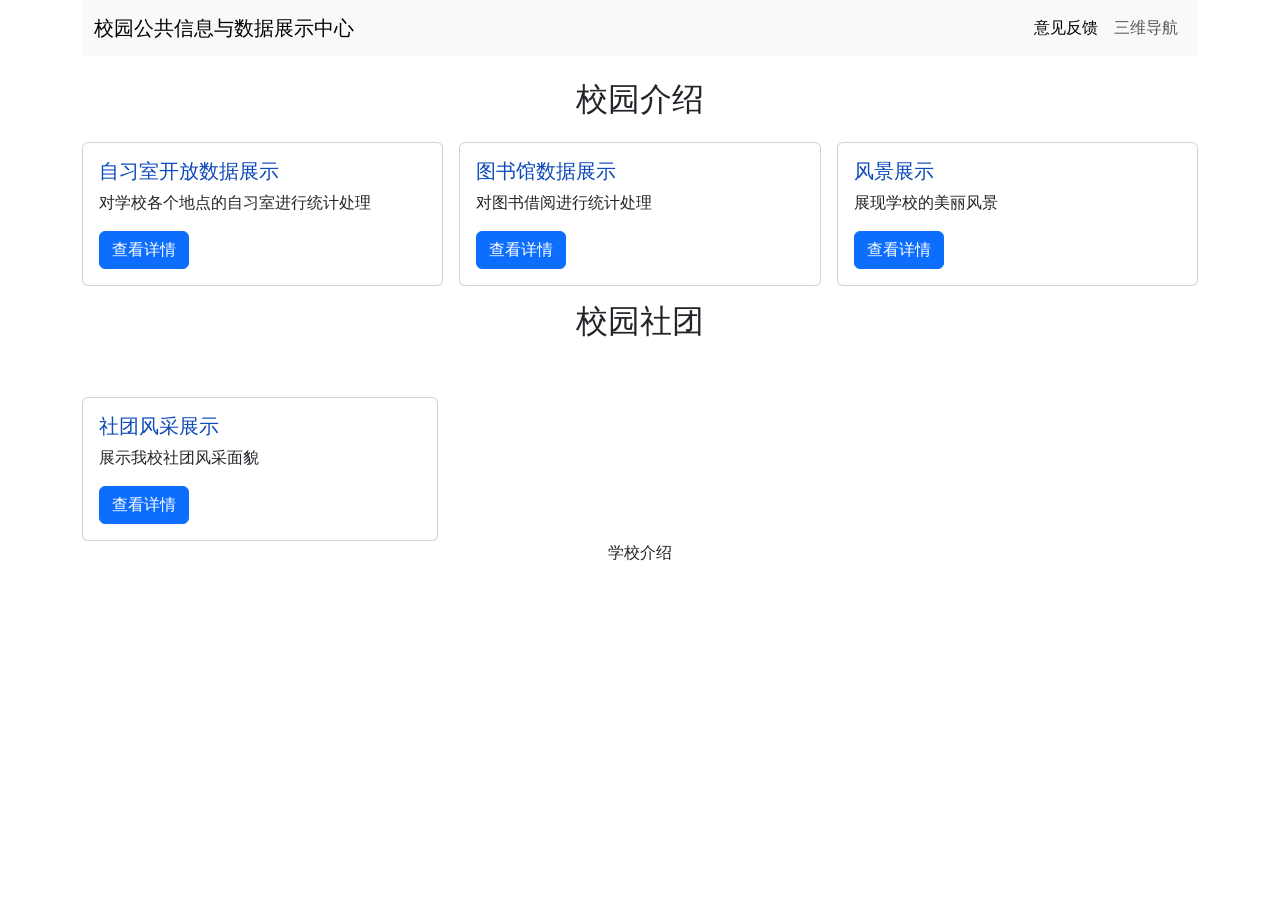
<file: index.html>
<!DOCTYPE html>
<html lang="zh-CN">
<head>
    <meta charset="UTF-8">
    <meta name="viewport" content="width=device-width,initial-scale=1.0">
    <title>校园公共信息与数据展示中心</title>
    <link href="libs/bootstrap.min.css" rel="stylesheet">
    <style>
    .my-card-title {
     color: #0c49ba;
    }   
    </style>
</head>
<body>
    <div id="net-tip" class="alert alert-danger d-none">网络已断开，部分功能不可用</div>
    <header>
    <div class="container">
    <nav class="navbar navbar-expand-md bg-body-tertiary mb-4">
      <div class="container">
        <a class="navbar-brand" href="#school">校园公共信息与数据展示中心</a>
        <div class="navbar-nav">
          <a class="nav-link active" href="sub.html">意见反馈</a>
          <a class="nav-link" href="campus.html">三维导航</a>
        </div>
      </div>
    </nav>
    <h2 class="text-center mb-4">校园介绍</h2>
    <div class="row g-3">
        <div class="col-md-6 col-lg-4">
            <div class="card">
                <div class="card-body">
                    <h5 class="card-title my-card-title">自习室开放数据展示</h5>
                    <p class="card-text">对学校各个地点的自习室进行统计处理</p>
                    <a href="room.html" class="btn btn-primary">查看详情</a>
                </div>
            </div>
        </div>
        <div class="col-md-6 col-lg-4">
            <div class="card">
                <div class="card-body">
                    <h5 class="card-title my-card-title">图书馆数据展示</h5>
                    <p class="card-text">对图书借阅进行统计处理</p>
                    <a href="books.html" class="btn btn-primary">查看详情</a>
                </div>
            </div>
        </div>
        <div class="col-md-6 col-lg-4">
            <div class="card">
                <div class="card-body">
                    <h5 class="card-title my-card-title">风景展示</h5>
                    <p class="card-text">展现学校的美丽风景</p>
                    <a href="view.html" class="btn btn-primary">查看详情</a>
                </div>
            </div>
        </div>
        <h2 class="text-center mb-4">校园社团</h2>
        <div class="row g-3">
        <div class="col-md-6 col-lg-4">
            <div class="card">
                <div class="card-body">
                    <h5 class="card-title my-card-title">社团风采展示</h5>
                    <p class="card-text">展示我校社团风采面貌</p>
                    <a href="bootstrap2.html" class="btn btn-primary">查看详情</a>
                </div>
            </div>
        </div>
    </div>
</div>
 <footer class="text-center">
    <p class="mb-1">学校介绍</p></footer>
<script>
  var tip = document.getElementById('net-tip');
  window.addEventListener('offline', function () { 
    tip.classList.remove('d-none');
    });
  window.addEventListener('online', function () { 
    tip.classList.add('d-none'); 
    });
</script>
</body>
</html>
</file>
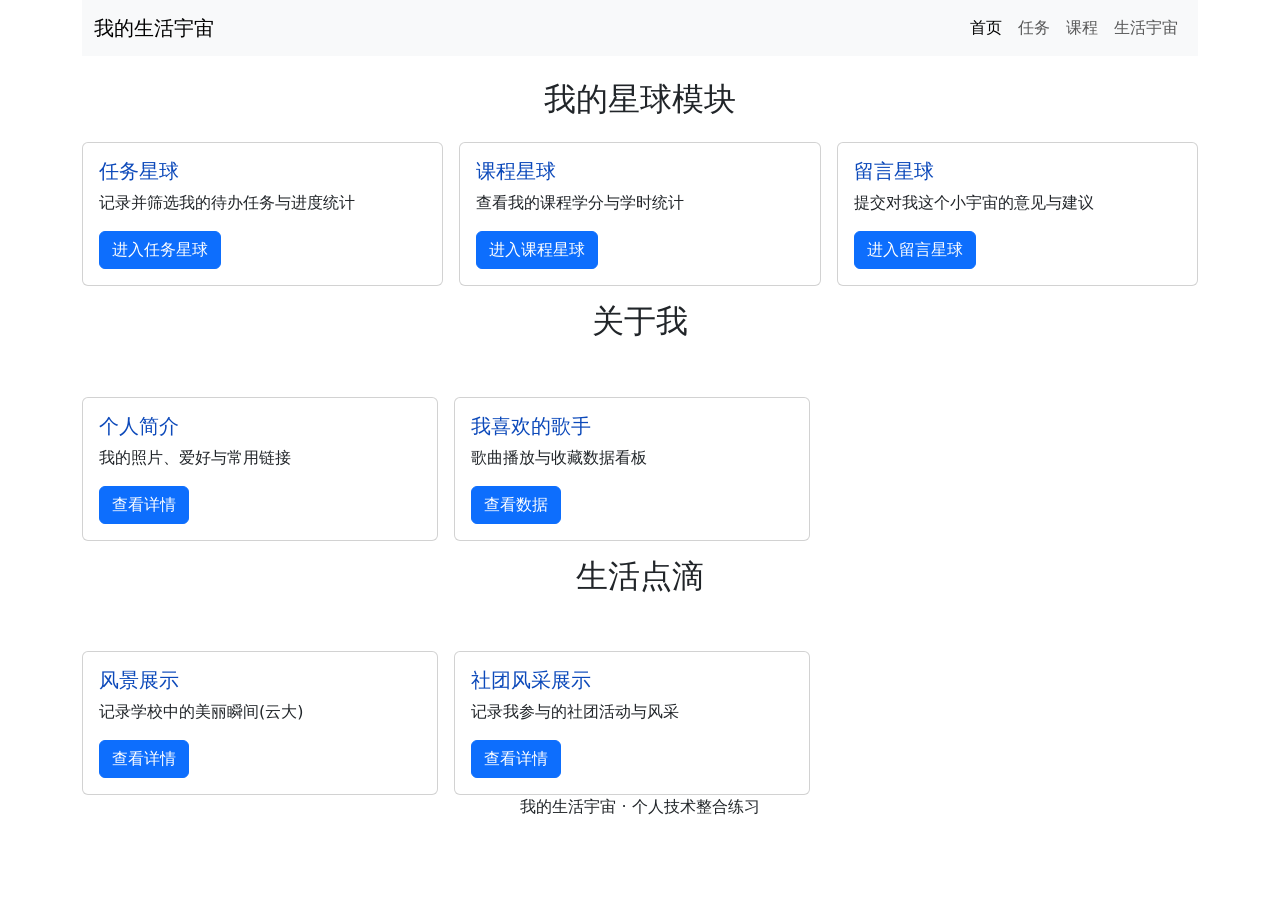
<file: 自主实践/index.html>
<!DOCTYPE html>
<html lang="zh-CN">
<head>
    <meta charset="UTF-8">
    <meta name="viewport" content="width=device-width,initial-scale=1.0">
    <title>我的生活宇宙</title> 
    <link href="libs/bootstrap.min.css" rel="stylesheet">
    <style>
    .my-card-title {
     color: #0c49ba;
    }   
    </style>
</head>
<body>
    <div id="net-tip" class="alert alert-danger d-none">网络已断开，部分功能不可用</div> 
    <header>
    <div class="container">

    <nav class="navbar navbar-expand-md bg-body-tertiary mb-4">
      <div class="container">
        <a class="navbar-brand" href="index.html">我的生活宇宙</a>
        <button class="navbar-toggler" type="button" data-bs-toggle="collapse" data-bs-target="#mainNav">
          <span class="navbar-toggler-icon"></span>
        </button>
        <div class="collapse navbar-collapse" id="mainNav">
          <div class="navbar-nav ms-auto">
            <a class="nav-link active" href="index.html">首页</a>
            <a class="nav-link" href="tasks.html">任务</a>
            <a class="nav-link" href="courses.html">课程</a>
            <a class="nav-link" href="sun.html">生活宇宙</a>
          </div>
        </div>
      </div>
    </nav>
    <h2 class="text-center mb-4">我的星球模块</h2>
    <div class="row g-3">
        <div class="col-md-6 col-lg-4">
            <div class="card">
                <div class="card-body">
                    <h5 class="card-title my-card-title">任务星球</h5>
                    <p class="card-text">记录并筛选我的待办任务与进度统计</p>
                    <a href="tasks.html" class="btn btn-primary">进入任务星球</a>
                </div>
            </div>
        </div>
        <div class="col-md-6 col-lg-4">
            <div class="card">
                <div class="card-body">
                    <h5 class="card-title my-card-title">课程星球</h5>
                    <p class="card-text">查看我的课程学分与学时统计</p>
                    <a href="courses.html" class="btn btn-primary">进入课程星球</a>
                </div>
            </div>
        </div>

        <div class="col-md-6 col-lg-4">
            <div class="card">
                <div class="card-body">
                    <h5 class="card-title my-card-title">留言星球</h5>
                    <p class="card-text">提交对我这个小宇宙的意见与建议</p>
                    <a href="sub.html" class="btn btn-primary">进入留言星球</a>
                </div>
            </div>
        </div>
        <h2 class="text-center mb-4">关于我</h2>
        <div class="row g-3">
            <div class="col-md-6 col-lg-4">
                <div class="card">
                    <div class="card-body">
                        <h5 class="card-title my-card-title">个人简介</h5>
                        <p class="card-text">我的照片、爱好与常用链接</p>
                        <a href="about.html" class="btn btn-primary">查看详情</a>
                    </div>
                </div>
            </div>
            <div class="col-md-6 col-lg-4">
                <div class="card">
                    <div class="card-body">
                        <h5 class="card-title my-card-title">我喜欢的歌手</h5>
                        <p class="card-text">歌曲播放与收藏数据看板</p>
                        <a href="singer.html" class="btn btn-primary">查看数据</a>
                    </div>
                </div>
            </div>
        </div>

        <h2 class="text-center mb-4">生活点滴</h2>
        <div class="row g-3">
        <div class="col-md-6 col-lg-4">
            <div class="card">
                <div class="card-body">
                    <h5 class="card-title my-card-title">风景展示</h5>
                    <p class="card-text">记录学校中的美丽瞬间(云大)</p>
                    <a href="view.html" class="btn btn-primary">查看详情</a>
                </div>
            </div>
        </div>
        <div class="col-md-6 col-lg-4">
            <div class="card">
                <div class="card-body">
                    <h5 class="card-title my-card-title">社团风采展示</h5>
                    <p class="card-text">记录我参与的社团活动与风采</p>
                    <a href="bootstrap2.html" class="btn btn-primary">查看详情</a>
                </div>
            </div>
        </div>
    </div>
</div>
 <footer class="text-center">
    <p class="mb-1">我的生活宇宙 · 个人技术整合练习</p></footer> 


<script src="libs/bootstrap.bundle.min.js"></script>

<script>
  var tip = document.getElementById('net-tip');
  window.addEventListener('offline', function () { 
    tip.classList.remove('d-none');
    });
  window.addEventListener('online', function () { 
    tip.classList.add('d-none'); 
    });
</script>
</body>
</html>
</file>
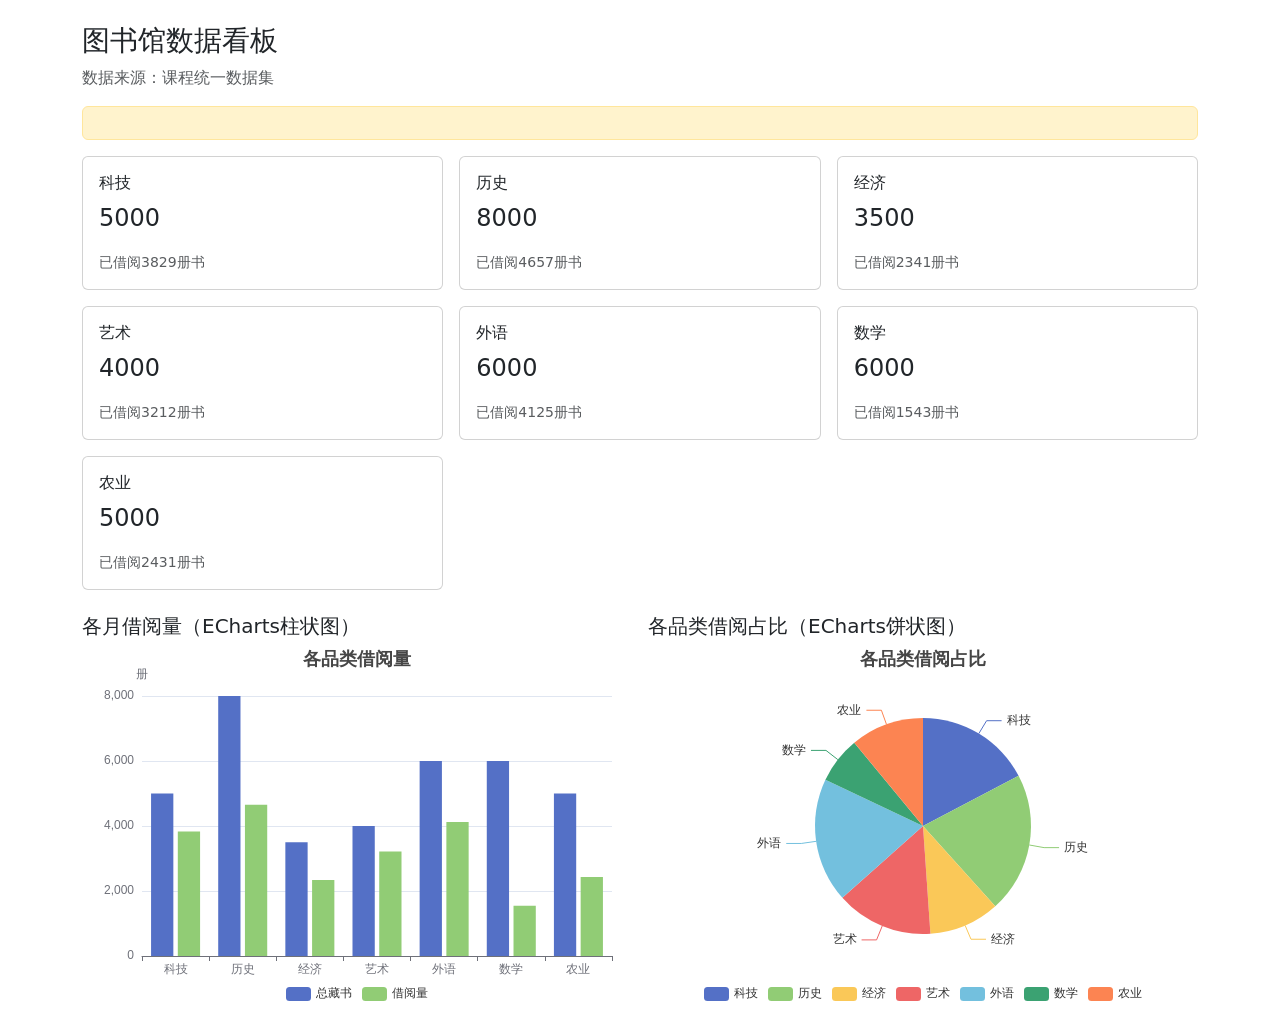
<file: books.html>
<!DOCTYPE html>
<html lang="zh-CN">
<head>
  <meta charset="UTF-8">
  <meta name="viewport" content="width=device-width, initial-scale=1.0">
  <title>图书馆数据看板</title>
  <link href="libs/bootstrap.min.css" rel="stylesheet">
  <style>
    .chart-box { height: 360px; }
  </style>
</head>
<body class="container py-4">
  <header>
    <h1 class="h3">图书馆数据看板</h1>
    <p class="text-muted" id="sub-title">数据来源：课程统一数据集</p>
  </header>

  <p id="status" class="alert alert-warning"></p>

  <section class="row g-3 mb-4" id="cards"></section>

  <section class="row g-3">
    <div class="col-lg-6">
      <h2 class="h5">各月借阅量（ECharts柱状图）</h2>
      <div id="bar-chart" class="chart-box"></div>
    </div>
    <div class="col-lg-6">
      <h2 class="h5">各品类借阅占比（ECharts饼状图）</h2>    
      <div id="pie-chart" class="chart-box"></div>         
    </div>
  </section>

  <script src="libs/jquery-3.7.1.min.js"></script>
  <script src="libs/bootstrap.bundle.min.js"></script>
  <script src="libs/echarts.min.js"></script>
  <script src="libs/chart.umd.js"></script>
  <script src="books.js"></script>
</body>
</html>
</file>
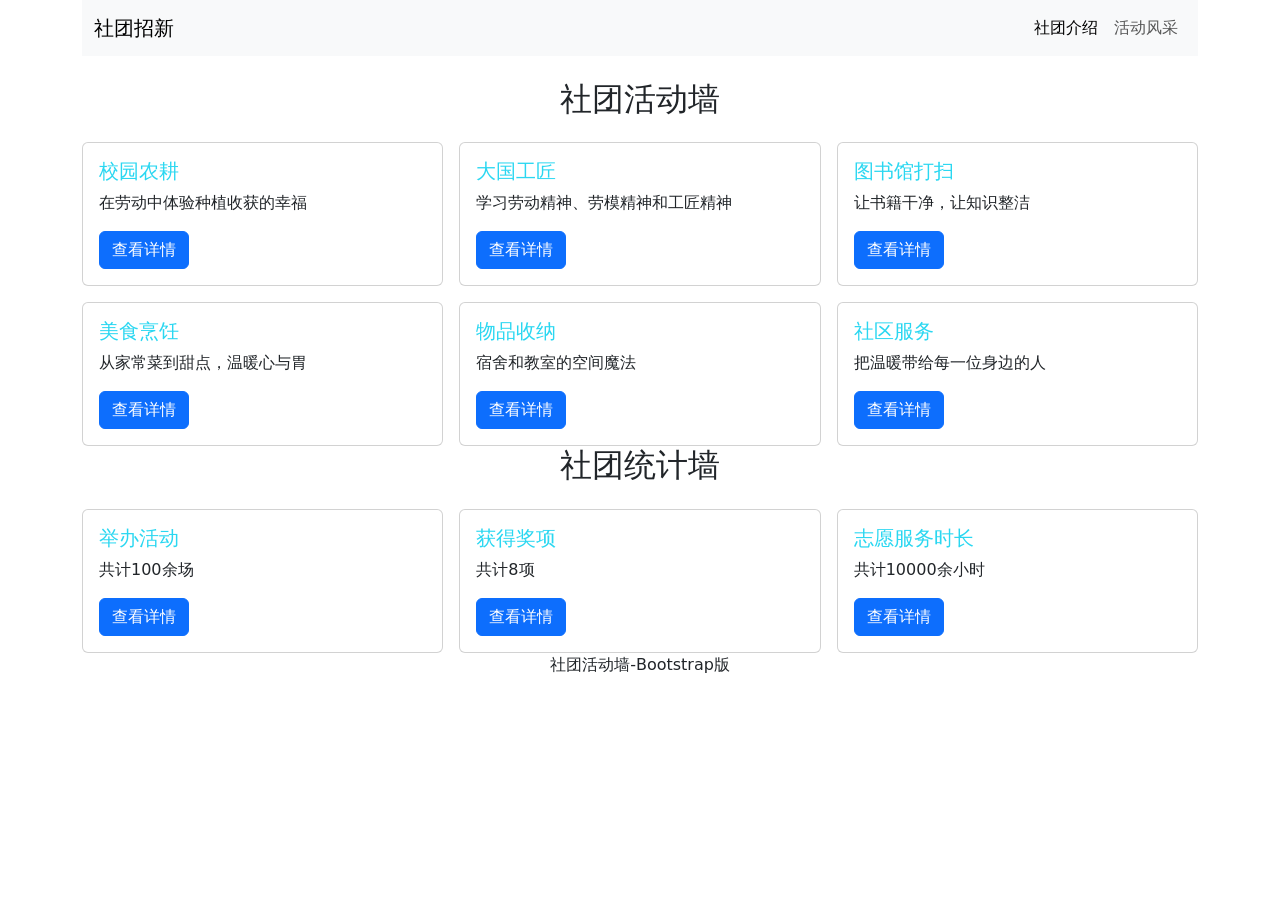
<file: bootstrap2.html>
<!DOCTYPE html>
<html lang="zh-CN">
<head>
  <meta charset="UTF-8">
  <meta name="viewport" content="width=device-width, initial-scale=1.0">
  <title>课程展示</title>
  <link href="https://cdn.jsdelivr.net/npm/bootstrap@5.3.3/dist/css/bootstrap.min.css" rel="stylesheet">
   <style>
     .my-card-title {
    color: #2ad7f1;
  }
</style>
</head>
<body>
  <div class="container">
    <nav class="navbar navbar-expand-md bg-body-tertiary mb-4">
      <div class="container">
        <a class="navbar-brand" href="#">社团招新</a>
        <div class="navbar-nav">
          <a class="nav-link active" href="#">社团介绍</a>
          <a class="nav-link" href="#">活动风采</a>
        </div>
      </div>
    </nav>
    <h2 class="text-center mb-4">社团活动墙</h2>
    <div class="row g-3">
      <div class="col-md-6 col-lg-4">
        <div class="card">
          <div class="card-body">
            <h5 class="card-title my-card-title">校园农耕</h5>
            <p class="card-text">在劳动中体验种植收获的幸福</p>
            <a href="#" class="btn btn-primary">查看详情</a>
          </div>
        </div>
      </div>
      <div class="col-md-6 col-lg-4">
        <div class="card">
          <div class="card-body">
            <h5 class="card-title my-card-title">大国工匠</h5>
            <p class="card-text">学习劳动精神、劳模精神和工匠精神</p>
            <a href="#" class="btn btn-primary">查看详情</a>
          </div>
        </div>
      </div>
      <div class="col-md-6 col-lg-4">
        <div class="card">
          <div class="card-body">
            <h5 class="card-title my-card-title">图书馆打扫</h5>
            <p class="card-text">让书籍干净，让知识整洁</p>
            <a href="#" class="btn btn-primary">查看详情</a>
          </div>
        </div>
      </div>
      <div class="col-md-6 col-lg-4">
        <div class="card">
          <div class="card-body">
            <h5 class="card-title my-card-title">美食烹饪</h5>
            <p class="card-text">从家常菜到甜点，温暖心与胃</p>
            <a href="#" class="btn btn-primary">查看详情</a>
          </div>
        </div>
      </div>
      <div class="col-md-6 col-lg-4">
        <div class="card">
          <div class="card-body">
            <h5 class="card-title my-card-title">物品收纳</h5>
            <p class="card-text">宿舍和教室的空间魔法</p>
            <a href="#" class="btn btn-primary">查看详情</a>
          </div>
        </div>
      </div>
       <div class="col-md-6 col-lg-4">
        <div class="card">
          <div class="card-body">
            <h5 class="card-title my-card-title">社区服务</h5>
            <p class="card-text">把温暖带给每一位身边的人</p>
            <a href="#" class="btn btn-primary">查看详情</a>
          </div>
        </div>
      </div>
    </div>
    <h2 class="text-center mb-4">社团统计墙</h2>
     <div class="row g-3">
       <div class="ccol-md-6 col-lg-4">
        <div class="card">
          <div class="card-body">
            <h5 class="card-title my-card-title">举办活动</h5>
            <p class="card-text">共计100余场</p>
            <a href="#" class="btn btn-primary">查看详情</a>
          </div>
        </div>
        </div>
         <div class="col-md-6 col-lg-4">
        <div class="card">
          <div class="card-body">
            <h5 class="card-title my-card-title">获得奖项</h5>
            <p class="card-text">共计8项</p>
            <a href="#" class="btn btn-primary">查看详情</a>
          </div>
        </div>
        </div>
         <div class="col-md-6 col-lg-4">
        <div class="card">
          <div class="card-body">
            <h5 class="card-title my-card-title">志愿服务时长</h5>
            <p class="card-text">共计10000余小时</p>
            <a href="#" class="btn btn-primary">查看详情</a>
          </div>
        </div>
        </div>
     </div>
  </div>
       
   <footer class="text-center">
    <p class="mb-1">社团活动墙-Bootstrap版</p></footer>
</body>
</html>
</file>
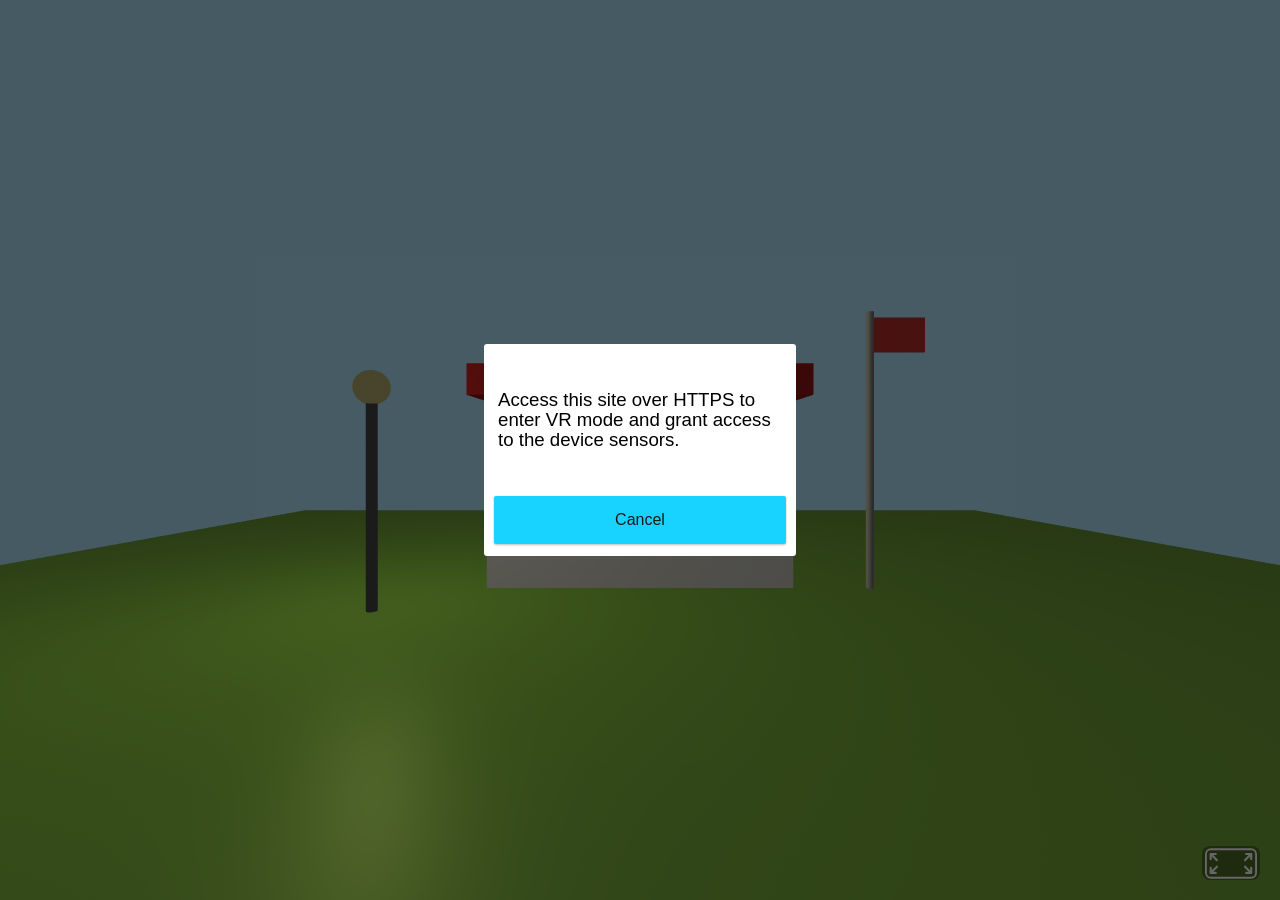
<file: campus.html>
<!DOCTYPE html>
<html lang="zh-CN">
<head>
  <meta charset="UTF-8">
  <title>校园角标</title>
  <script src="libs/aframe.min.js"></script>
</head>
<body>
  <a-scene>
    <!-- 环境 -->
    <a-sky color="#aee3f7"></a-sky>
    <a-plane
      position="0 0 -4" rotation="-90 0 0"
      width="20" height="20" color="#7cb342">
    </a-plane>

    <!-- 主体：教学楼（方盒+屋顶） -->
    <a-box position="0 1.2 -6" width="4" height="2.4" depth="2" color="#efeeee"></a-box>
    <a-box position="0 2.7 -6" width="4.4" height="0.4" depth="2.4" color="#b71c1c"></a-box>

    <!-- 旗杆与旗帜（旗帜带飘扬动画） -->
    <a-cylinder position="3 1.8 -5" radius="0.05" height="3.6" color="#9e9e9e"></a-cylinder>
    <a-box
      position="3.35 3.3 -5" width="0.7" height="0.45" depth="0.03" color="#e53935"
      animation="property: position; to: 3.4 3.3 -5; dir: alternate; dur: 900; loop: true">
    </a-box>

    <!-- 路灯：杆+发光球（点光源） -->
    <a-cylinder position="-3 1.2 -4" radius="0.06" height="2.4" color="#616161"></a-cylinder>
    <a-sphere position="-3 2.5 -4" radius="0.18" color="#fff59d"
              animation="property: scale; to: 1.3 1.3 1.3; dir: alternate; dur: 1200; loop: true">
    </a-sphere>
    <a-light type="point" position="-3 2.6 -4" color="#fff59d" intensity="0.6"></a-light>

    <!-- 环境光 -->
    <a-light type="ambient" color="#ffffff" intensity="0.7"></a-light>

    <!-- 相机初始位：稍远处平视校园 -->
    <a-camera position="0 1.8 2"></a-camera>
  </a-scene>
</body>
</html>
</file>
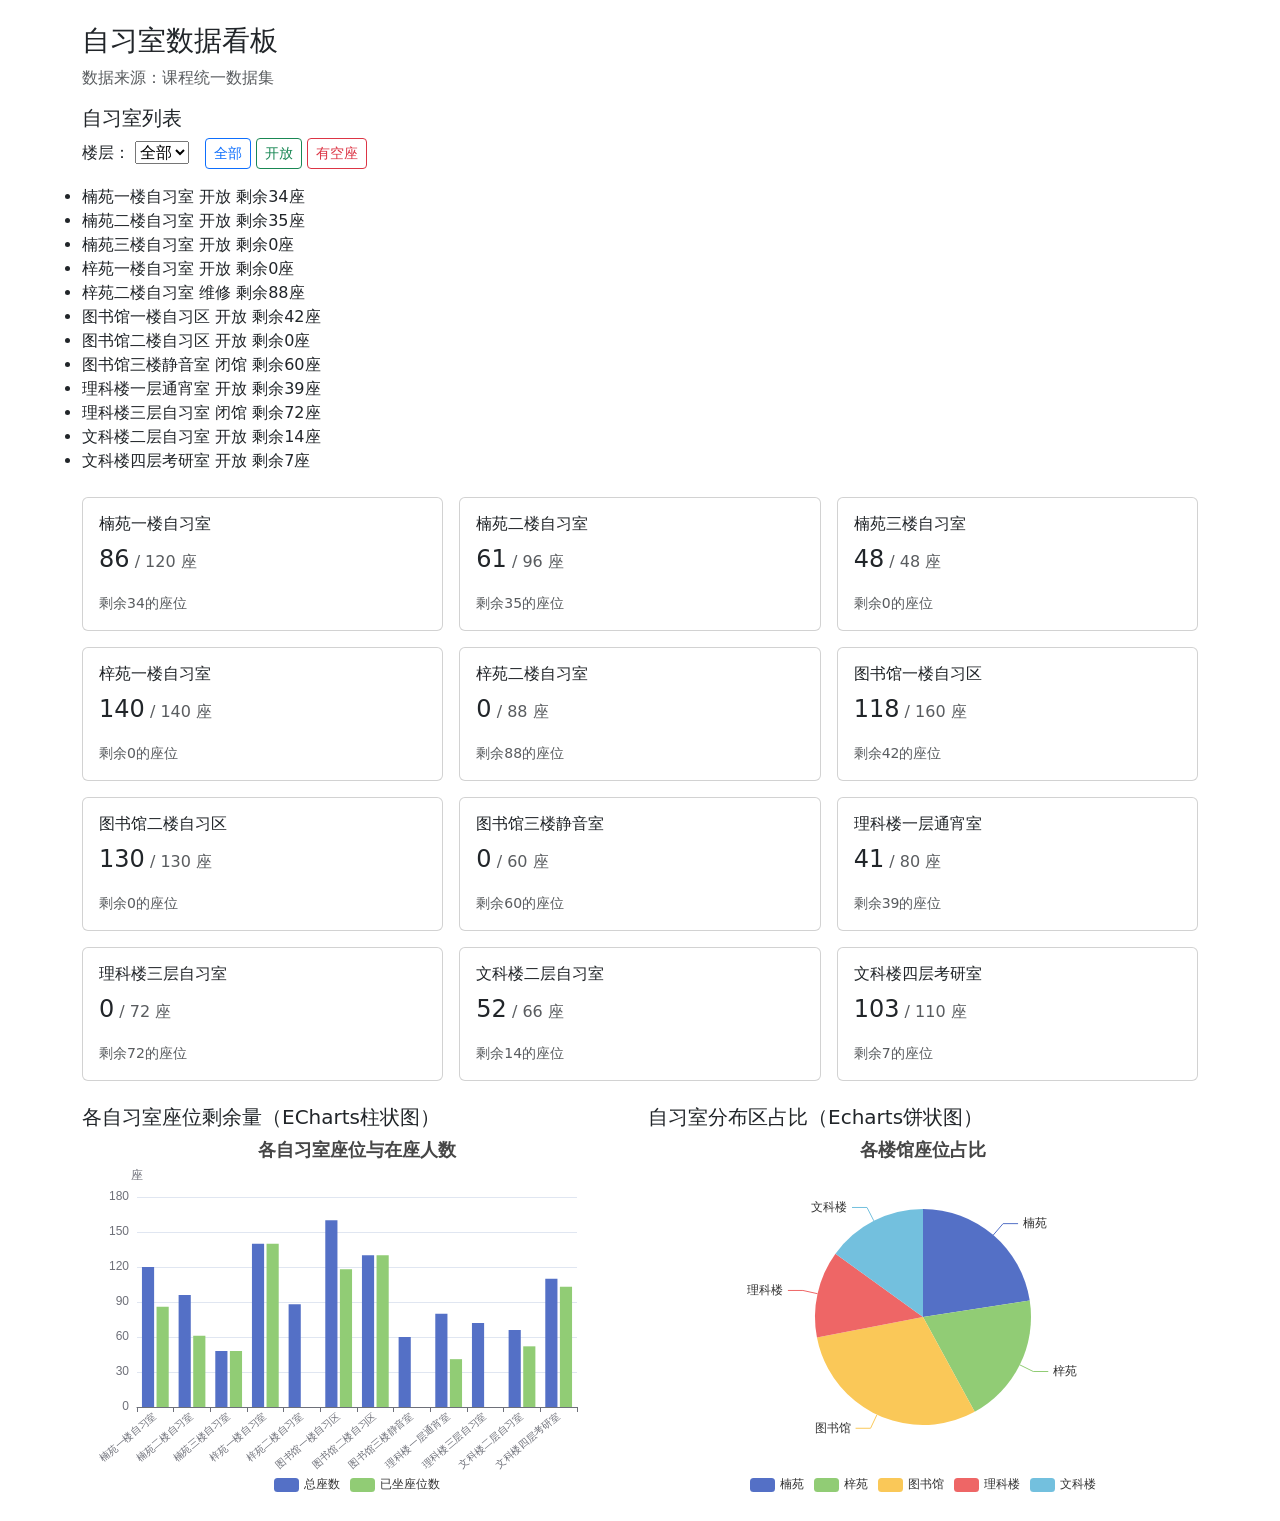
<file: room.html>
<!DOCTYPE html>
<html lang="zh-CN">
<head>
  <meta charset="UTF-8">
  <meta name="viewport" content="width=device-width, initial-scale=1.0">
  <title>学校自习室开放统计</title>
  <link href="libs/bootstrap.min.css" rel="stylesheet">
  <style>
  .chart-box { height: 360px; }
</style>
</head>
<body class="container py-4">
  <header>
    <h1 class="h3">自习室数据看板</h1>
    <p class="text-muted" id="sub-title">数据来源：课程统一数据集</p>
  </header>

  <section class="mb-4">
    <h2 class="h5">自习室列表</h2>

    <div class="mb-3 d-flex align-items-center gap-3" > 
      <div>
        <label>楼层：</label>
        <select id= "filter-floor">
          <option value = "" >全部</option> 
          <option value = "1" >1楼</option>
          <option value = "2" >2楼</option>
          <option value = "3" >3楼</option>
          <option value = "4" >4楼</option> 
        </select> 
      </div>          
  <div id="status-filters"> 
    <button class="btn btn-outline-primary btn-sm" data-filter="all">全部</button>
    <button class="btn btn-outline-success btn-sm" data-filter="open">开放</button>
    <button class="btn btn-outline-danger btn-sm" data-filter="free">有空座</button>
    </div>
  </div>
    
    <ul id="room-list" class="list-group"></ul>
    </section>

  <section class="row g-3 mb-4" id="cards"></section>
  <section class="row g-3">
    <div class="col-lg-6">
      <h2 class="h5">各自习室座位剩余量（ECharts柱状图）</h2>
      <div id="bar-chart" class="chart-box"></div>
    </div>
    <div class="col-lg-6">
      <h2 class="h5">自习室分布区占比（Echarts饼状图）</h2>
      <div class="chart-box" id="pie-chart"></div>
    </div>
    </section>

  <script src="libs/jquery-3.7.1.min.js"></script>
  <script src="libs/bootstrap.bundle.min.js"></script>
  <script src="libs/echarts.min.js"></script>
  <script src="libs/chart.umd.js"></script>
  <script src="rooms.js"></script>
</body>
</html>
</file>
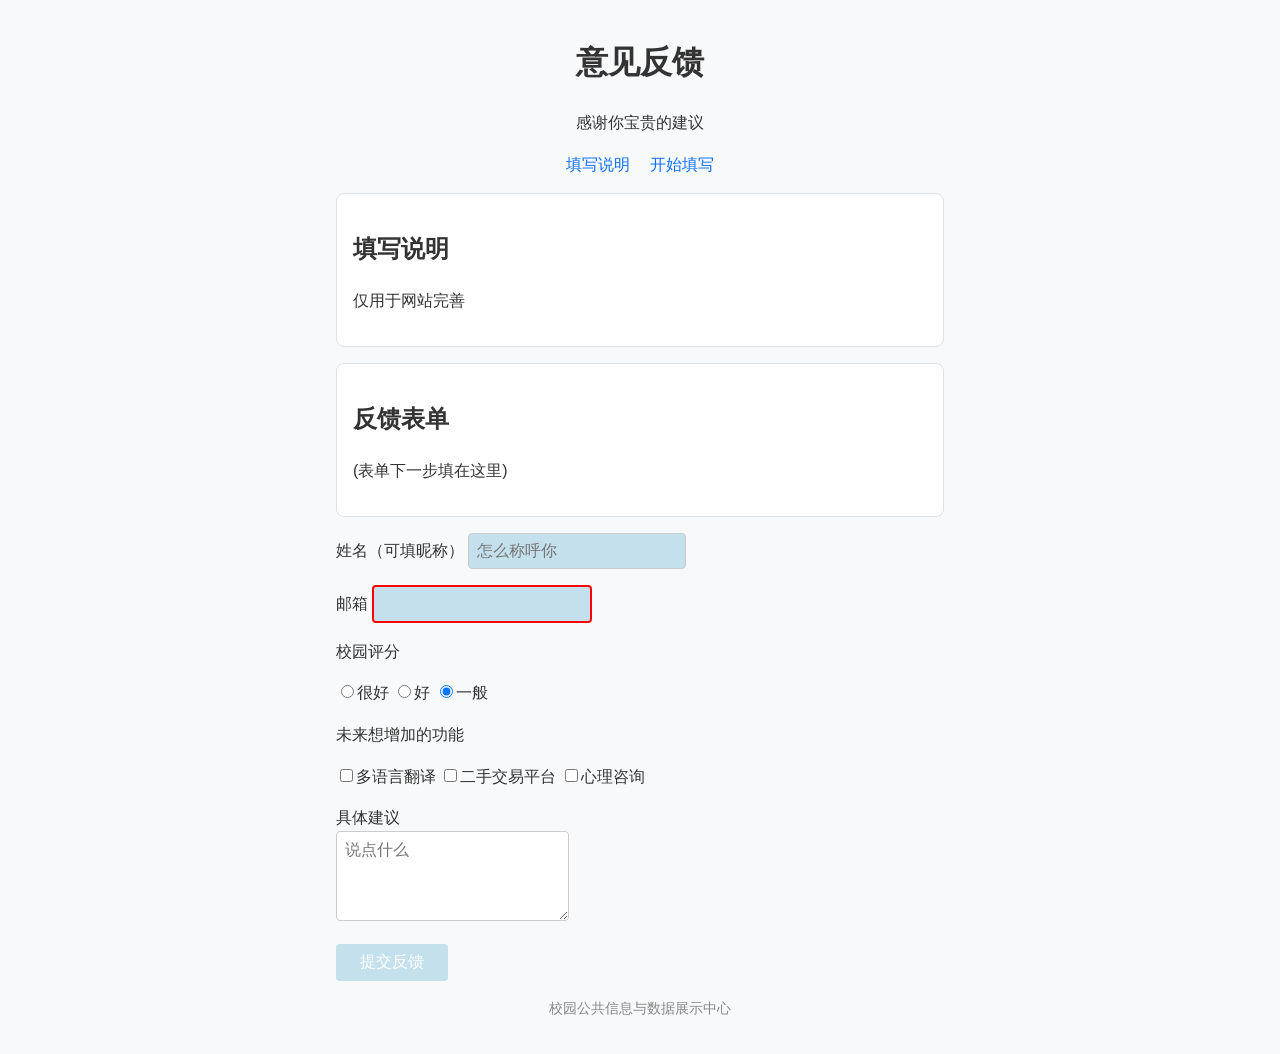
<file: sub.html>
<!DOCTYPE html>
<html lang="zh-CN">
    <head>
        <meta charset="UTF-8">
        <meta name="viewport" content="width=device-width,initial-scale=1.0">
        <link rel="stylesheet" href="css/style.css">
        <title>意见反馈</title>
        </head>
    <body>
        <header>
            <h1>意见反馈</h1>
            <p>感谢你宝贵的建议</p>
        </header>
        <nav>
            <a href="#intro">填写说明</a>
            <a href="#form">开始填写</a>
        </nav>
    <main>
        <section id="intro">
            <h2>填写说明</h2>
            <p>仅用于网站完善</p>
        </section>
        <section id="form">
            <h2>反馈表单</h2>
            <p>(表单下一步填在这里)</p>
        </section>
        <form action="#" method="get">
            <p>
                <label for="name" >姓名（可填昵称）</label>
                <input type="type" id="name" name="name" placeholder="怎么称呼你"  required>
            </p>
            <p>
                <label for="mail">邮箱</label>
                <input type="email" id="mail" name="mail" required>
            </p>
            <p>校园评分</p>
            <p>
                <label><input type="radio" name="score" value="5" checked>很好</label>
                <label><input type="radio" name="score" value="4" checked>好</label>
                <label><input type="radio" name="score" value="3" checked>一般</label>
            </p>
            <p>未来想增加的功能</p>
            <p>
                <label><input type="checkbox" name="topic" value="layout">多语言翻译</label>
                <label><input type="checkbox" name="topic" value="js">二手交易平台</label>
                <label><input type="checkbox" name="topic" value="chart">心理咨询</label>
            </p>
            <p>
                <label for="advice">具体建议</label><br>
                <textarea id="advice" name="advice" rows="4" maxlength="200" placeholder="说点什么"></textarea>
            </p>
            <p>
                <button type="submit">提交反馈</button>
            </p>
        </form>
    </main>
    <footer>
        <p>校园公共信息与数据展示中心</p> 
    </footer>
    </body>
</html>
</file>
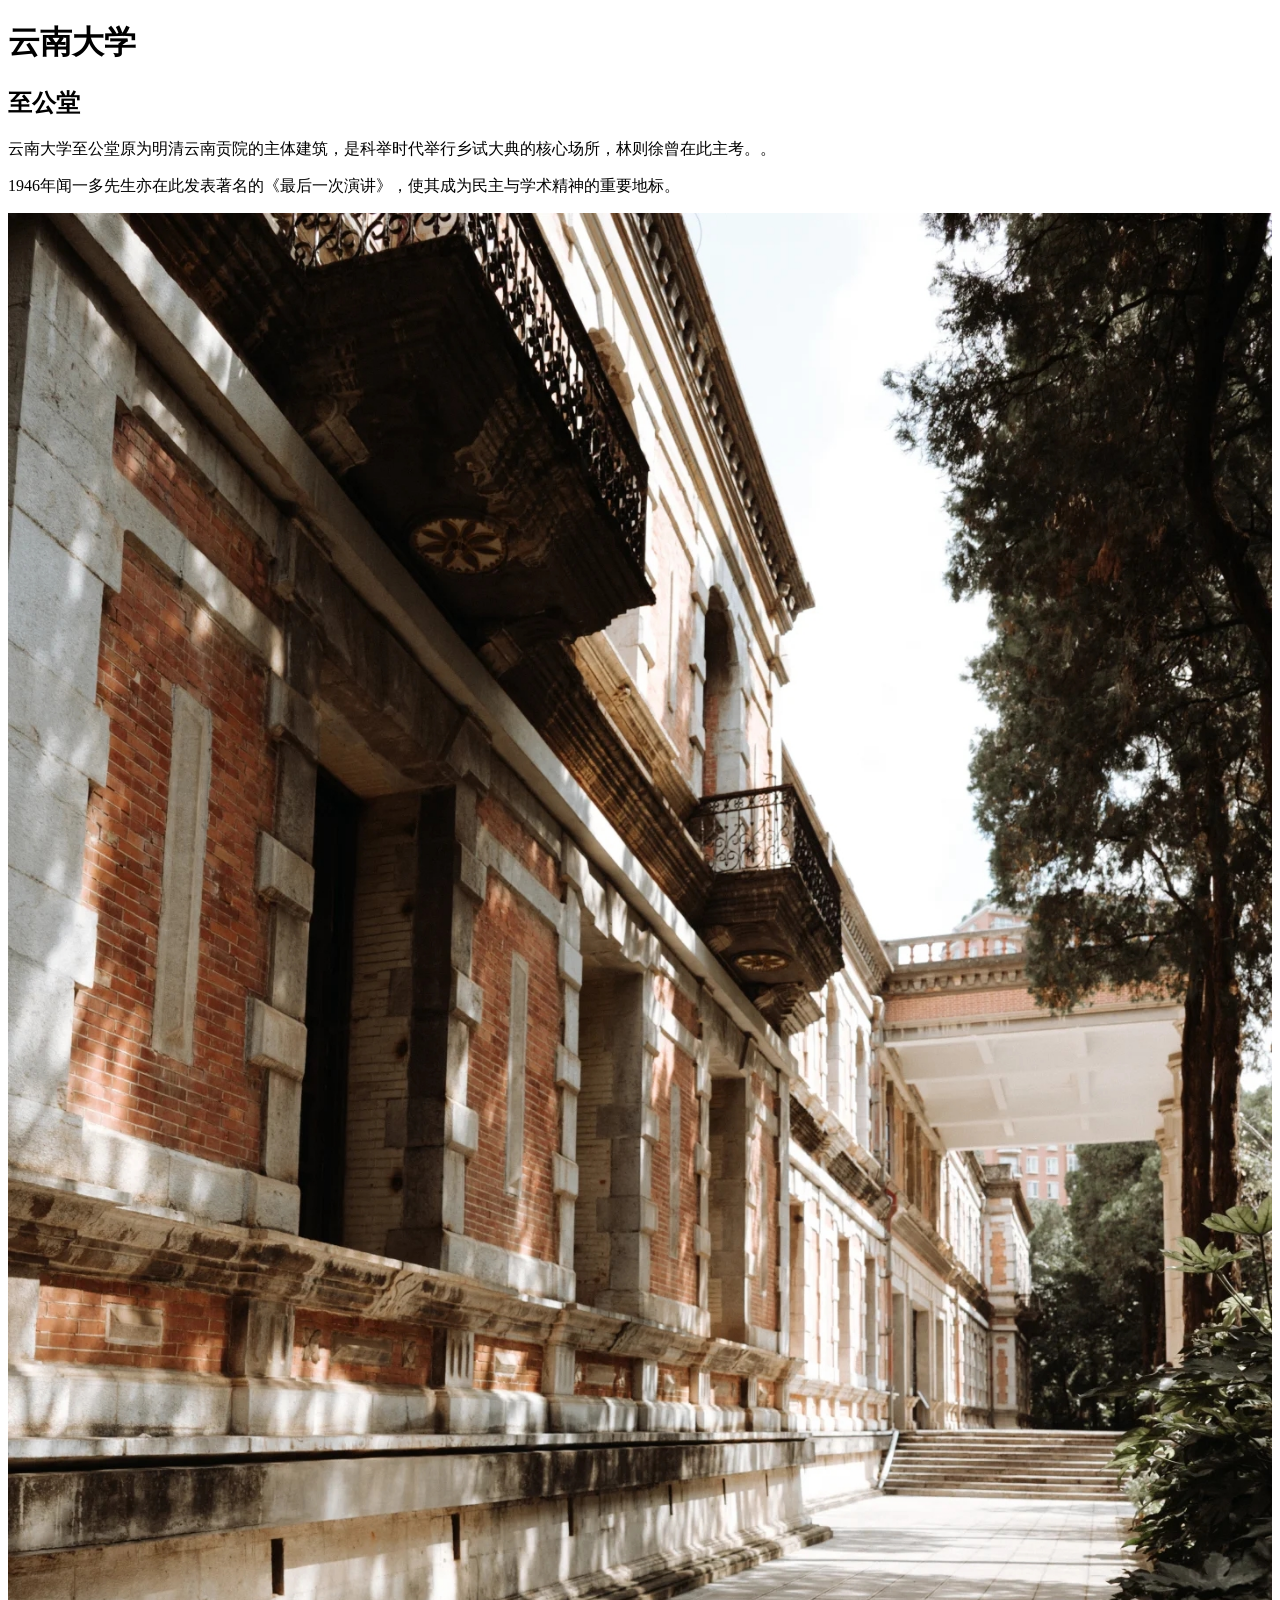
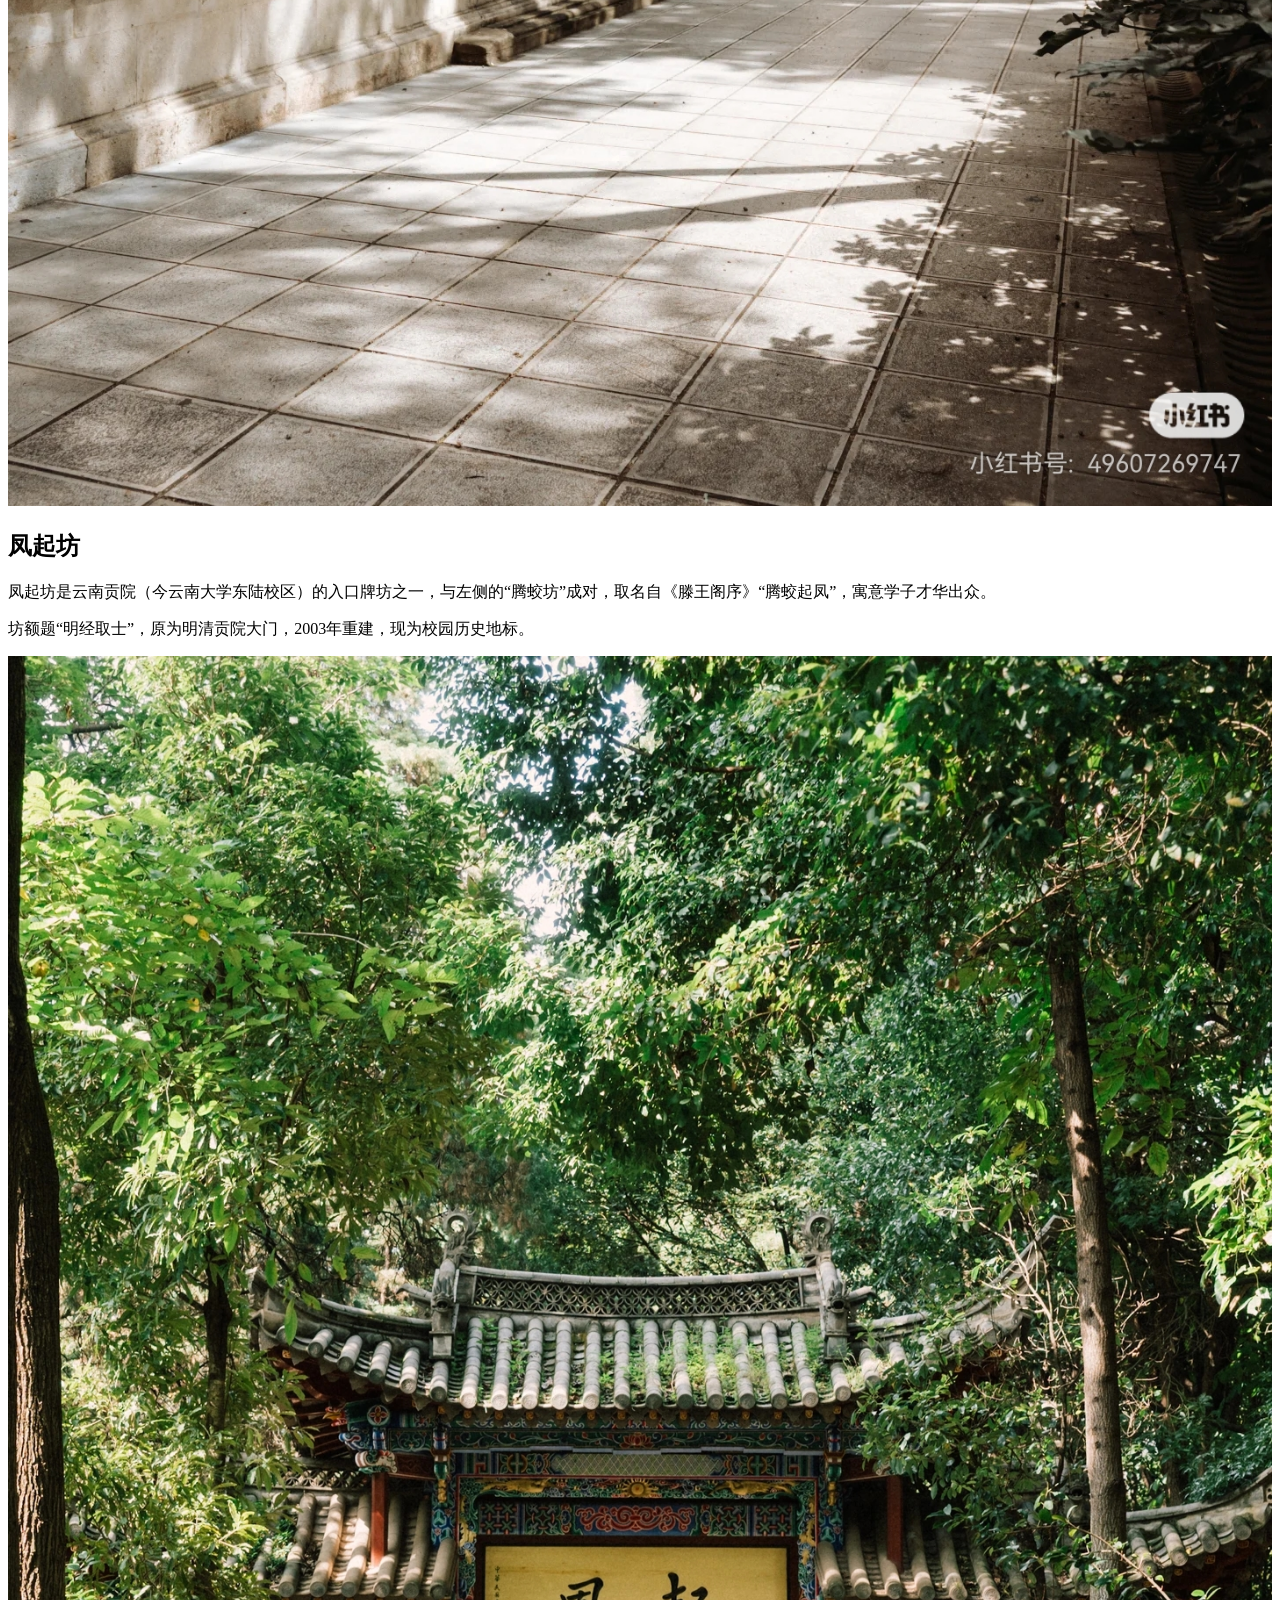
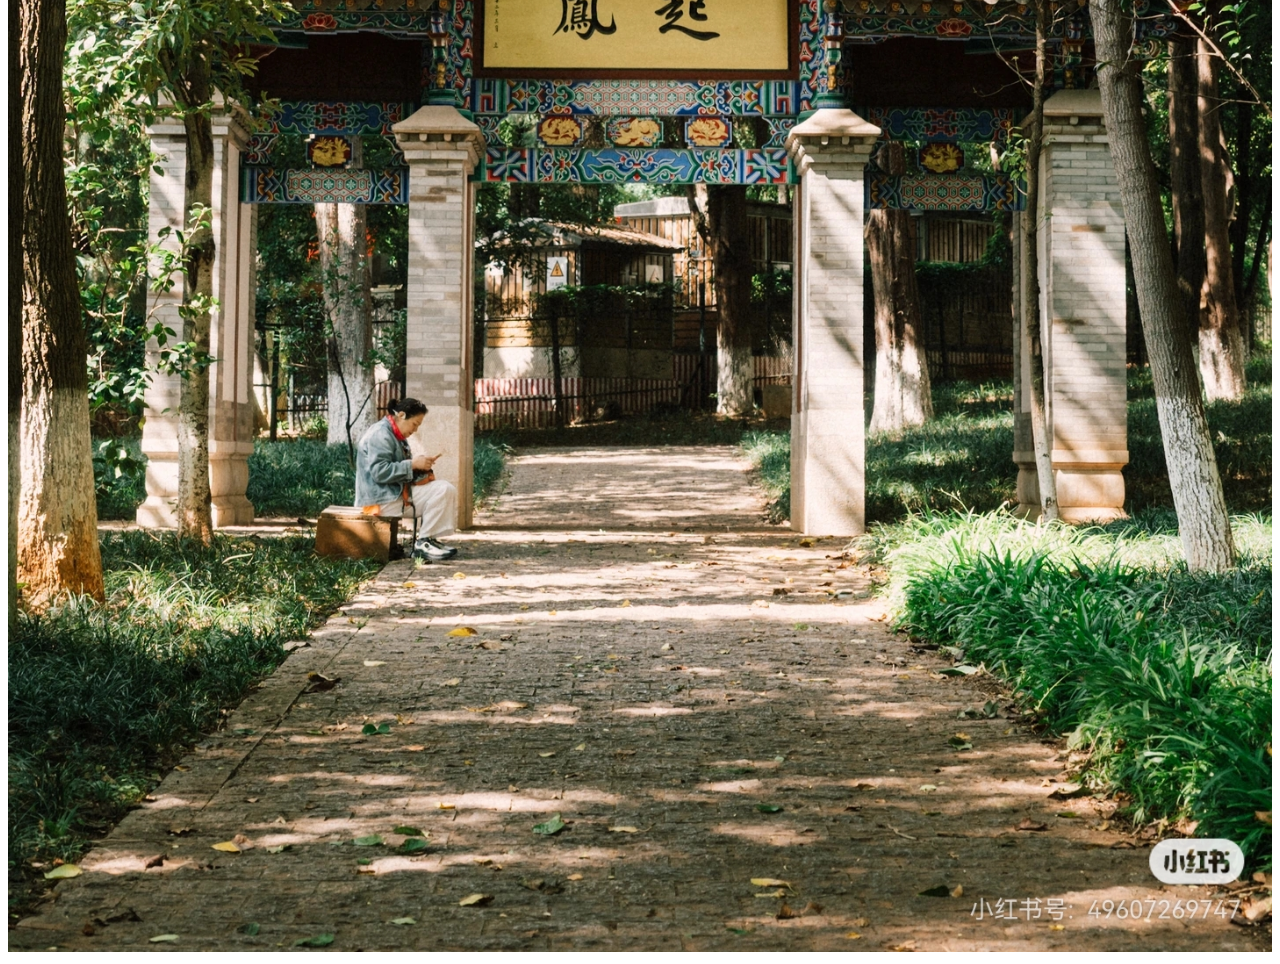
<file: view.html>
<!DOCTYPE html>  
<html lang="zh-CN">  
<head>    
<meta charset="UTF-8">
    <meta name="viewport" content="width=device-width,initial-scale=1.0">    
<title>云南大学风景介绍</title>  
<style>
  img { 
    max-width:100%;
    height:auto; 
   }
</style>
</head>  
<body>    
<h1>云南大学</h1>   
  <h2>至公堂</h2>
  <p>云南大学至公堂原为明清云南贡院的主体建筑，是科举时代举行乡试大典的核心场所，林则徐曾在此主考。。</p>
  <p>1946年闻一多先生亦在此发表著名的《最后一次演讲》，使其成为民主与学术精神的重要地标。</p>
  <img src="images/zhigongtang.jpg" alt="至公堂">

  <h2>凤起坊</h2>
  <p>凤起坊是云南贡院（今云南大学东陆校区）的入口牌坊之一，与左侧的“腾蛟坊”成对，取名自《滕王阁序》“腾蛟起凤”，寓意学子才华出众。</p>
  <p>坊额题“明经取士”，原为明清贡院大门，2003年重建，现为校园历史地标。</p>
  <img src="images/fengqi.jpg" alt="凤起坊">
</body>  
</html>
</file>
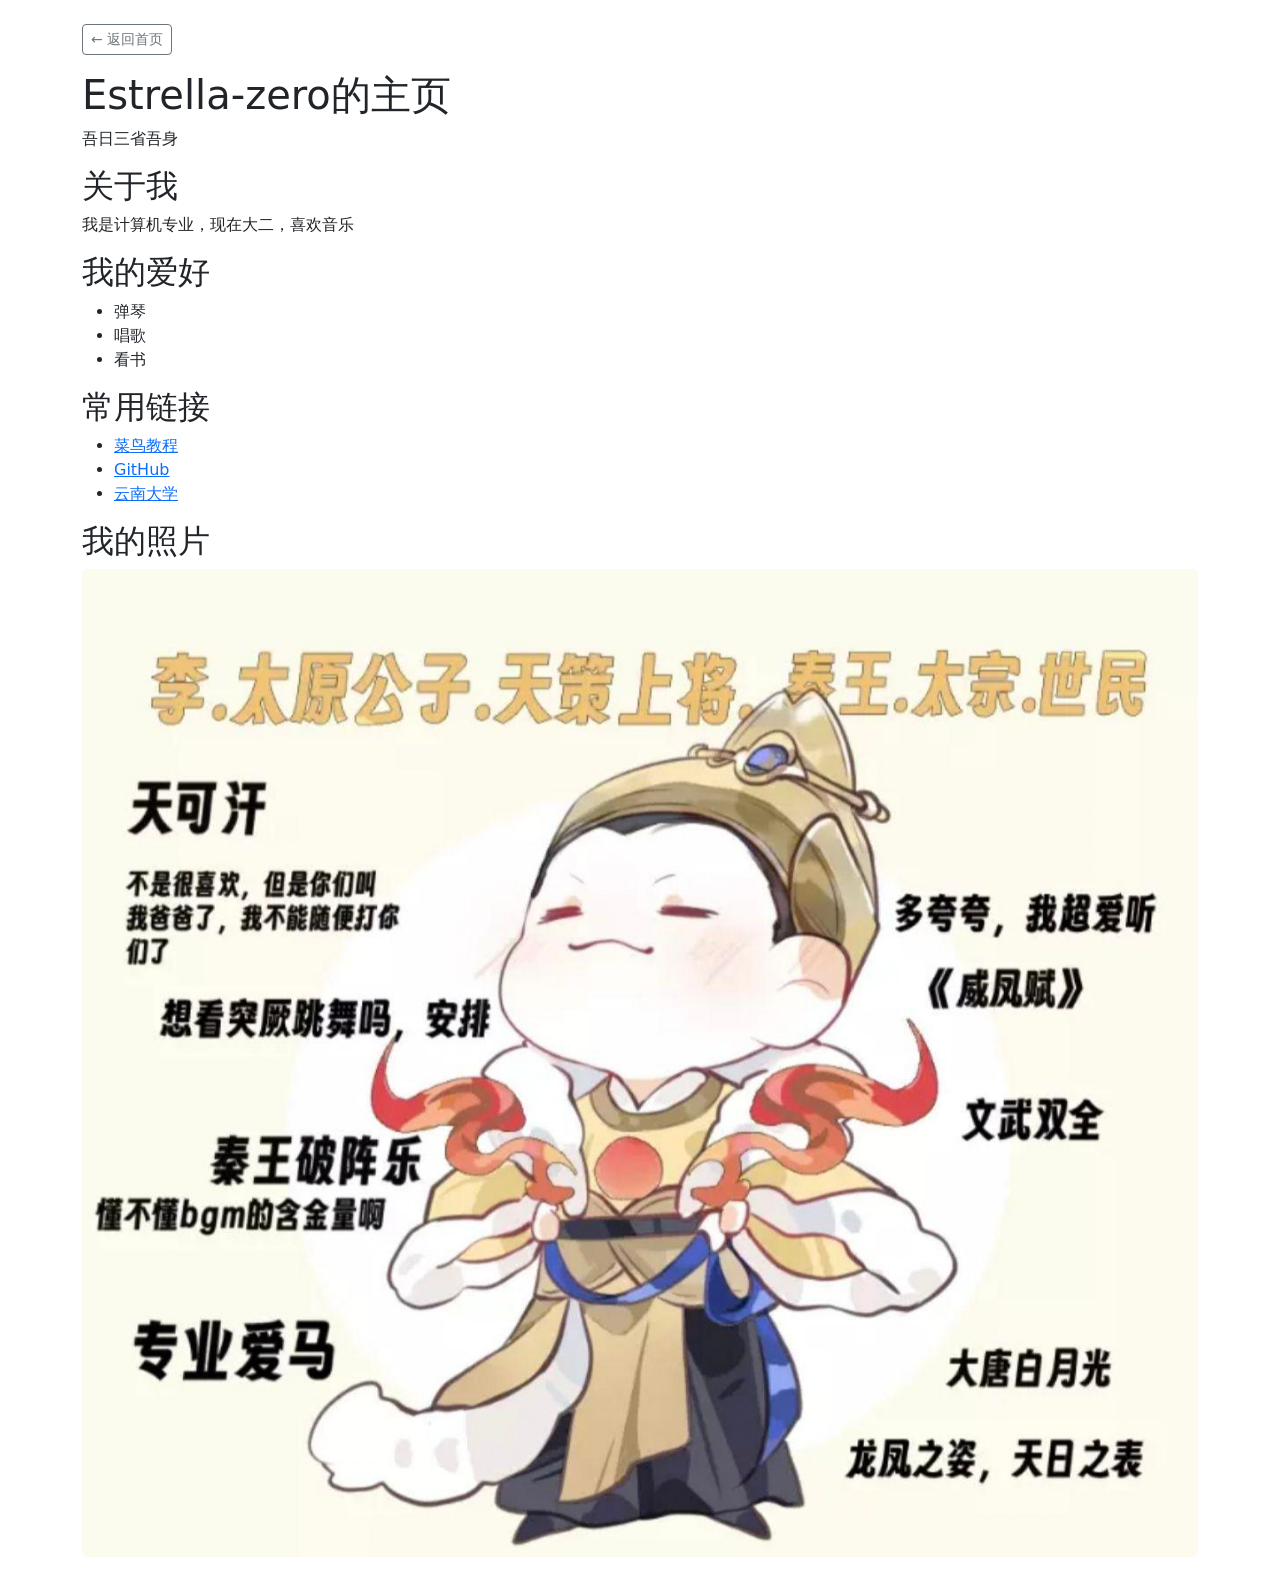
<file: 自主实践/about.html>
<!DOCTYPE html>
<html lang="zh-CN">
<head>
<meta charset="UTF-8">
<meta name="viewport" content="width=device-width,initial-scale=1.0">
<title>个人主页</title>
<link href="libs/bootstrap.min.css" rel="stylesheet">  
</head>
<body class="container py-4"> 
<a href="index.html" class="btn btn-outline-secondary btn-sm mb-3">← 返回首页</a>  
<h1>Estrella-zero的主页</h1>
<p>吾日三省吾身</p>
<h2>关于我</h2>
<p>我是计算机专业，现在大二，喜欢音乐</p>

<h2>我的爱好</h2>
<ul>
  <li>弹琴</li>
  <li>唱歌</li>
  <li>看书</li>
</ul>

<h2>常用链接</h2>
<ul>
  <li><a href="https://www.runoob.com/html/html-tutorial.html" target="_blank">菜鸟教程</a></li>
  <li><a href="https://github.com" target="_blank">GitHub</a></li>
  <li><a href="https://www.yunnan.edu.cn" target="_blank">云南大学</a></li>
</ul>
<h2>我的照片</h2>
<img src="images/me.jpg" alt="我的照片" class="img-fluid rounded">  
</body>
</html>
</file>
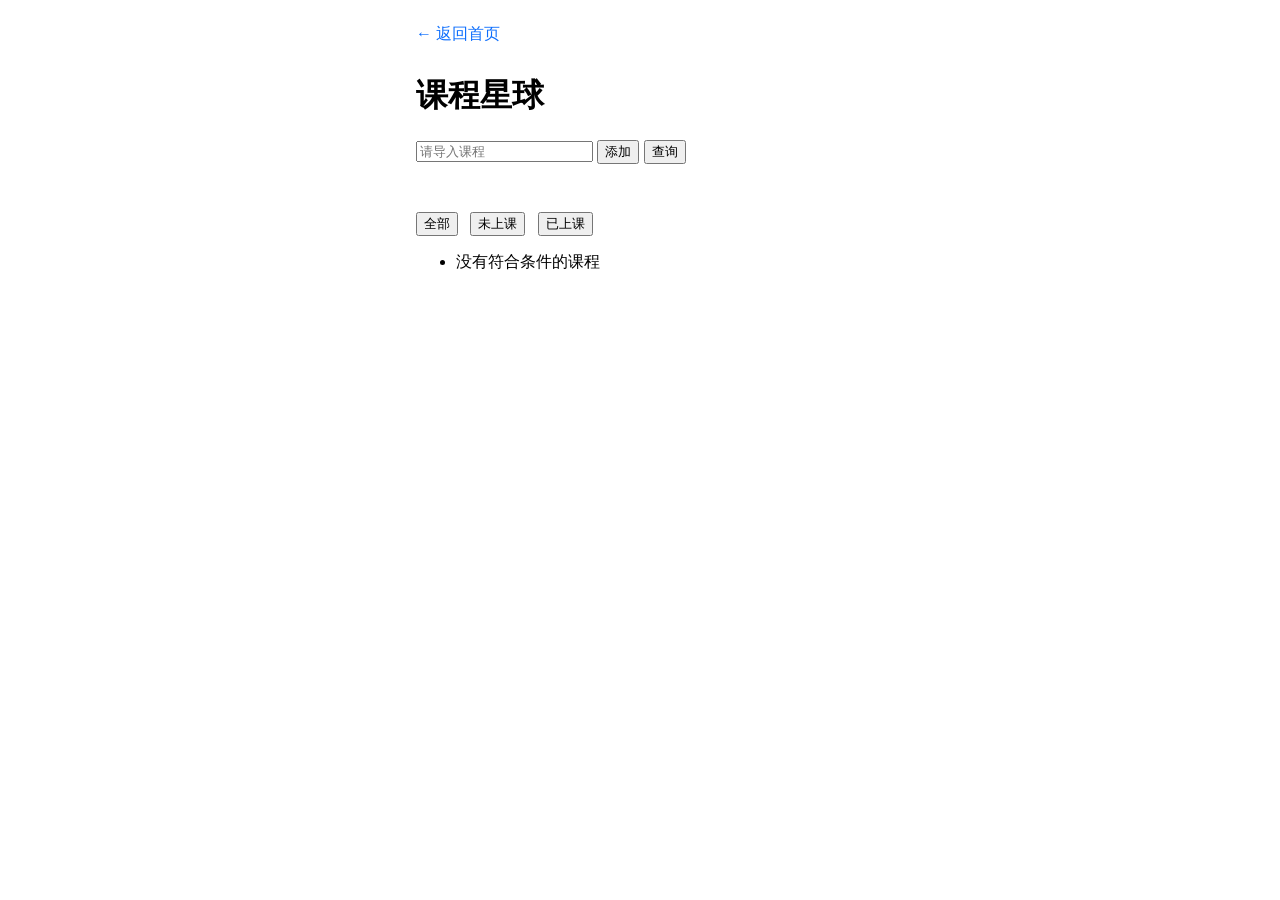
<file: 自主实践/courses.html>
<!DOCTYPE html>
<html lang="zh-CN">
<head>
  <meta charset="UTF-8">
  <meta name="viewport" content="width=device-width, initial-scale=1.0">
  <title>课程星球</title>
  <link href="css/courses.css" rel="stylesheet">
</head>
<body>
  <a class="back" href="index.html">← 返回首页</a>
  <h1>课程星球</h1>
  <form id="add-form">
    <input type="text" id="course-input" placeholder="请导入课程">
    <button type="submit">添加</button>
    <button type="button" id="search">查询</button>
  </form>
  <p class="tip" id="tip"></p>
  <div class="filters">
    <button data-filter="all">全部</button>
    <button data-filter="active">未上课</button>
    <button data-filter="done">已上课</button>
  </div>
  <ul id="course-list"></ul>

  <script src="courses.js"></script>
</body>
</html>
</file>
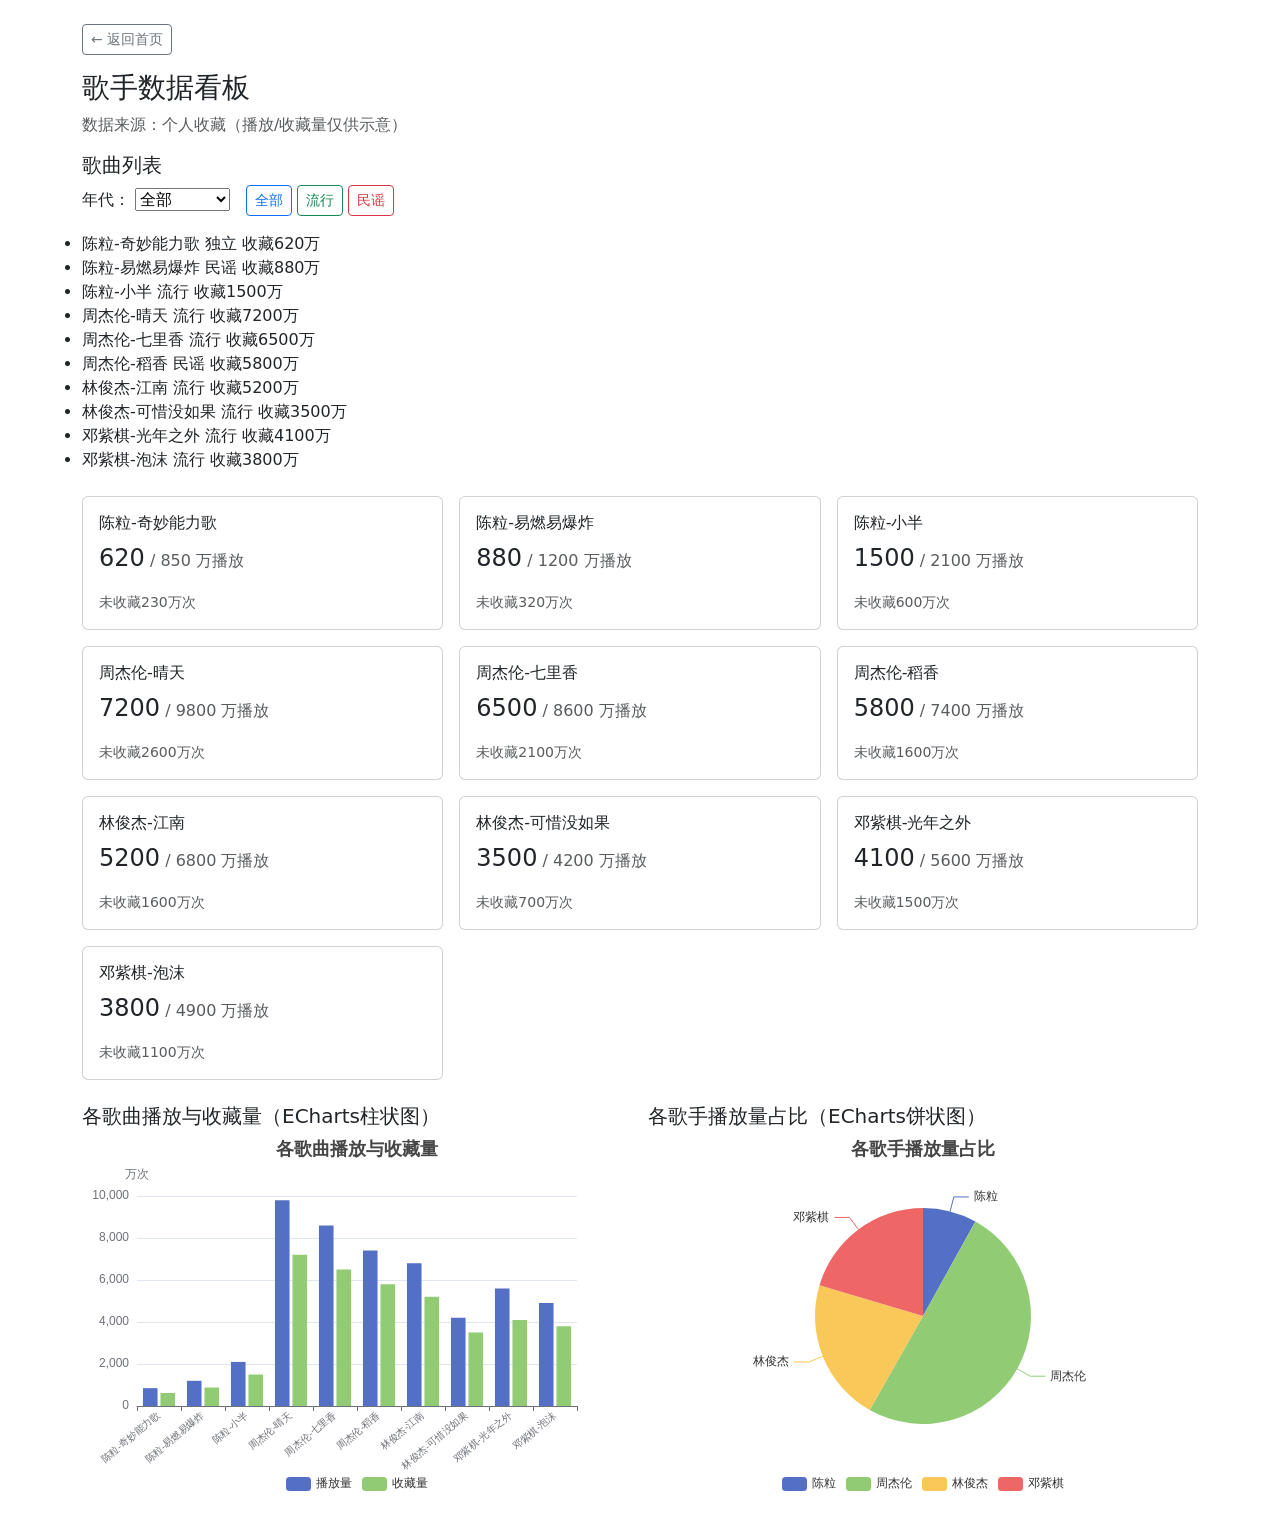
<file: 自主实践/singer.html>
<!DOCTYPE html>
<html lang="zh-CN">
<head>
  <meta charset="UTF-8">
  <meta name="viewport" content="width=device-width, initial-scale=1.0">
  <title>我喜欢的歌手数据看板</title>
  <link href="libs/bootstrap.min.css" rel="stylesheet">
  <style>
  .chart-box { height: 360px; }
  </style>
</head>
<body class="container py-4">
  <a href="index.html" class="btn btn-outline-secondary btn-sm mb-3">← 返回首页</a>
  <header>
    <h1 class="h3">歌手数据看板</h1>
    <p class="text-muted" id="sub-title">数据来源：个人收藏（播放/收藏量仅供示意）</p>
  </header>

  <section class="mb-4">
    <h2 class="h5">歌曲列表</h2>

    <div class="mb-3 d-flex align-items-center gap-3">
      <div>
        <label>年代：</label>
        <select id="filter-decade">
          <option value="">全部</option>
          <option value="2000">2000年代</option>
          <option value="2010">2010年代</option>
        </select>
      </div>
      <div id="status-filters">
        <button class="btn btn-outline-primary btn-sm" data-filter="all">全部</button>
        <button class="btn btn-outline-success btn-sm" data-filter="pop">流行</button>
        <button class="btn btn-outline-danger btn-sm" data-filter="folk">民谣</button>
      </div>
    </div>

    <ul id="singer-list" class="list-group"></ul>
  </section>

  <section class="row g-3 mb-4" id="cards"></section>
  <section class="row g-3">
    <div class="col-lg-6">
      <h2 class="h5">各歌曲播放与收藏量（ECharts柱状图）</h2>
      <div id="bar-chart" class="chart-box"></div>
    </div>
    <div class="col-lg-6">
      <h2 class="h5">各歌手播放量占比（ECharts饼状图）</h2>
      <div class="chart-box" id="pie-chart"></div>
    </div>
  </section>

  <script src="libs/jquery-3.7.1.min.js"></script>
  <script src="libs/bootstrap.bundle.min.js"></script>
  <script src="libs/echarts.min.js"></script>
  <script src="singer.js"></script>
</body>
</html>
</file>
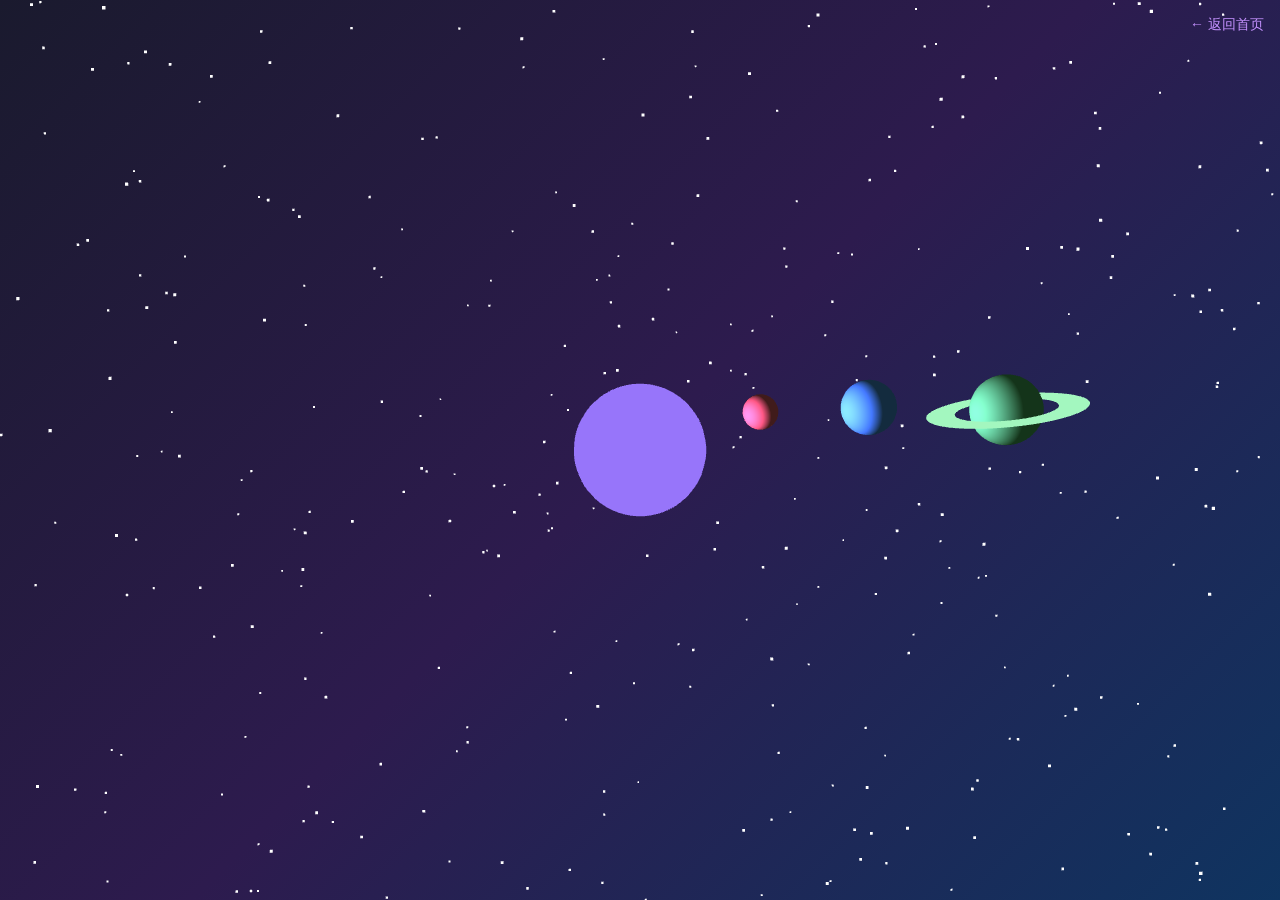
<file: 自主实践/sun.html>
<!DOCTYPE html>
<html lang="zh-CN">
<head>
  <meta charset="UTF-8">
  <meta name="viewport" content="width=device-width, initial-scale=1.0">
  <title>生活宇宙</title>
  <link href="css/sun.css" rel="stylesheet">
</head>
<body>
  <a href="index.html" class="back">← 返回首页</a>
  <script src="libs/three.min.js"></script>
  <script src="libs/OrbitControls.js"></script>
  <script src="sun.js"></script>
</body>
</html>
</file>
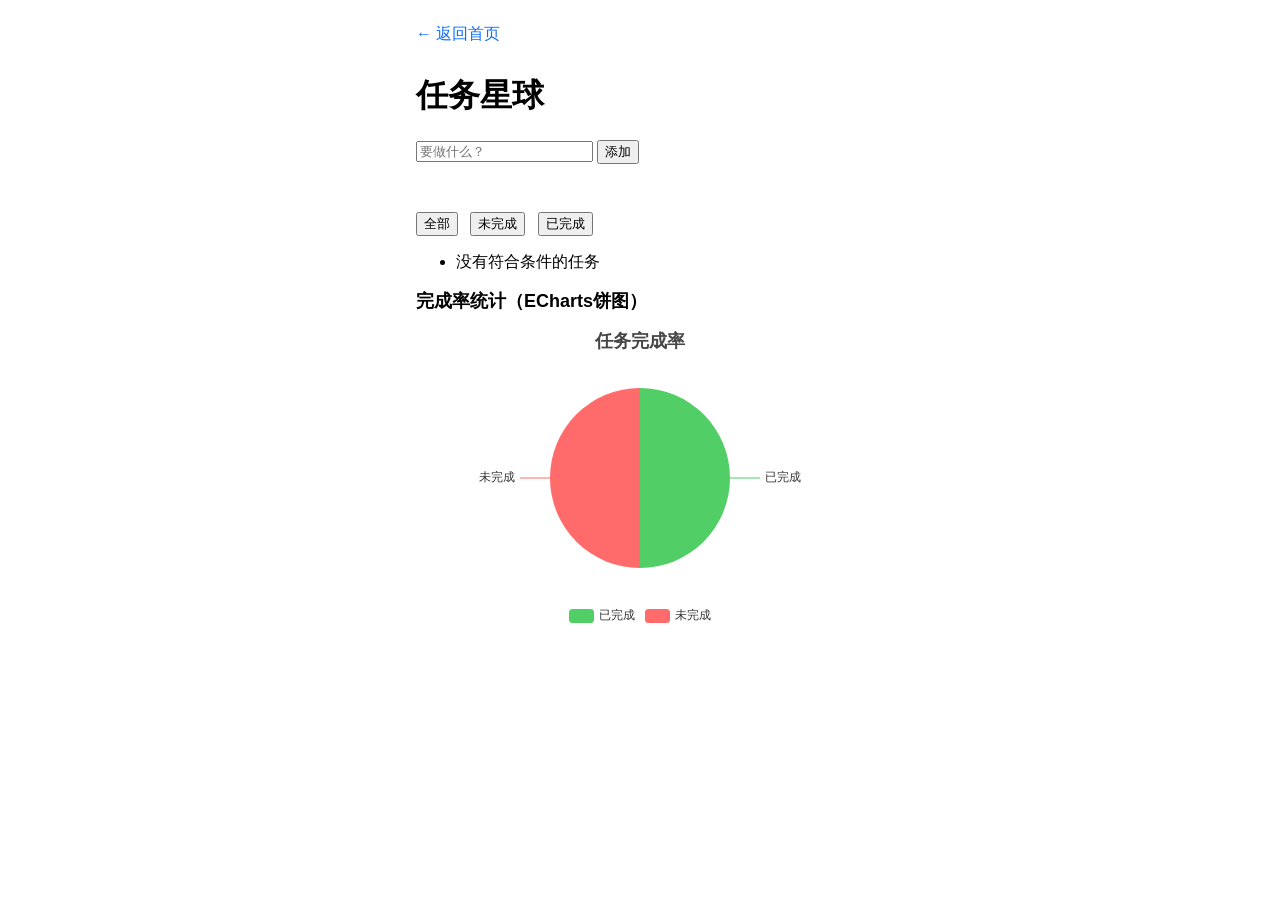
<file: 自主实践/tasks.html>
<!DOCTYPE html>
<html lang="zh-CN">
<head>
  <meta charset="UTF-8">
  <meta name="viewport" content="width=device-width, initial-scale=1.0">
  <title>任务星球</title>
  <link href="css/tasks.css" rel="stylesheet">
</head>
<body>
  <a class="back" href="index.html">← 返回首页</a>
  <h1>任务星球</h1>
  <form id="add-form">
    <input type="text" id="task-input" placeholder="要做什么？">
    <button type="submit">添加</button>
  </form>
  <p class="tip" id="tip"></p>
  <div class="filters">
    <button data-filter="all">全部</button>
    <button data-filter="active">未完成</button>
    <button data-filter="done">已完成</button>
  </div>
  <ul id="task-list"></ul>
  <h2 class="chart-title">完成率统计（ECharts饼图）</h2>
  <div id="done-chart" class="chart-box"></div>

  <script src="libs/echarts.min.js"></script>
  <script src="tasks.js"></script>
</body>
</html>
</file>
<file: css/style.css>
* {
  box-sizing: border-box;
}

body {
  font-family: "Microsoft YaHei", "PingFang SC", sans-serif;
  color: #333;
  line-height: 1.6;
  background-color: #f8f9fa;
  max-width: 640px;
  margin: 0 auto;
  padding: 16px;
}

header {
  text-align: center;
}

nav {
  text-align: center;
  margin-bottom: 16px;
}

nav a {
  color: #0d6efd;
  text-decoration: none;
  margin: 0 8px;
}

section {
  background: #fff;
  border: 1px solid #dee2e6;
  border-radius: 8px;
  padding: 16px;
  margin-bottom: 16px;
}

input, textarea, select, button {
  font-size: 16px;
  padding: 8px;
  border: 1px solid #ccc;
  border-radius: 4px;
}

button {
  background: #0c66ed;
  color: #fff;
  border: none;
  padding: 8px 24px;
}

footer {
  text-align: center;
  color: #888;
  font-size: 14px;
}
input:valid{
    background-color:chartreuse;
}
input:not(:placeholder-shown):invalid{
  border:2px solid red;
}
input:focus{
    background-color:#fff389;
}
[type]{
  background-color:rgb(195, 224, 236);
}
</file>
<file: 自主实践/css/courses.css>
* { box-sizing: border-box; }
body { 
    font-family: sans-serif; 
    max-width: 480px; 
    margin: 24px auto; 
    padding: 0 16px; }
.back { 
    display: inline-block; 
    margin-bottom: 8px; 
    color: #0d6efd; 
    text-decoration: none; }
li.done { 
    text-decoration: line-through; 
    color: #aaa; }
.tip { 
    color: rgb(180, 3, 3); 
    font-size: 14px; 
    min-height: 20px; }
.filters { margin: 12px 0; }
.filters button { margin-right: 8px; }
</file>
<file: 自主实践/css/sun.css>
body {
  margin: 0;
  overflow: hidden;
  background: linear-gradient(135deg, #1a1a2e 0%, #2d1b4e 50%, #0f3460 100%);
}
.back {
  position: fixed;
  top: 16px;
  right: 16px;
  z-index: 10;
  color: #c592ff;
  font-family: sans-serif;
  font-size: 14px;
  text-decoration: none;
}
</file>
<file: 自主实践/css/tasks.css>
* { box-sizing: border-box; }
body { 
    font-family: sans-serif; 
    max-width: 480px; 
    margin: 24px auto; 
    padding: 0 16px; }
.back { 
    display: inline-block; 
    margin-bottom: 8px; 
    color: #0d6efd; 
    text-decoration: none; }
li.done { 
    text-decoration: line-through; 
    color: #999; }
.tip { 
    color: #c00; 
    font-size: 14px; 
    min-height: 20px; }
.filters { margin: 12px 0; }
.filters button { margin-right: 8px; }
.chart-title { font-size: 18px; }
.chart-box { height: 300px; }
</file>
